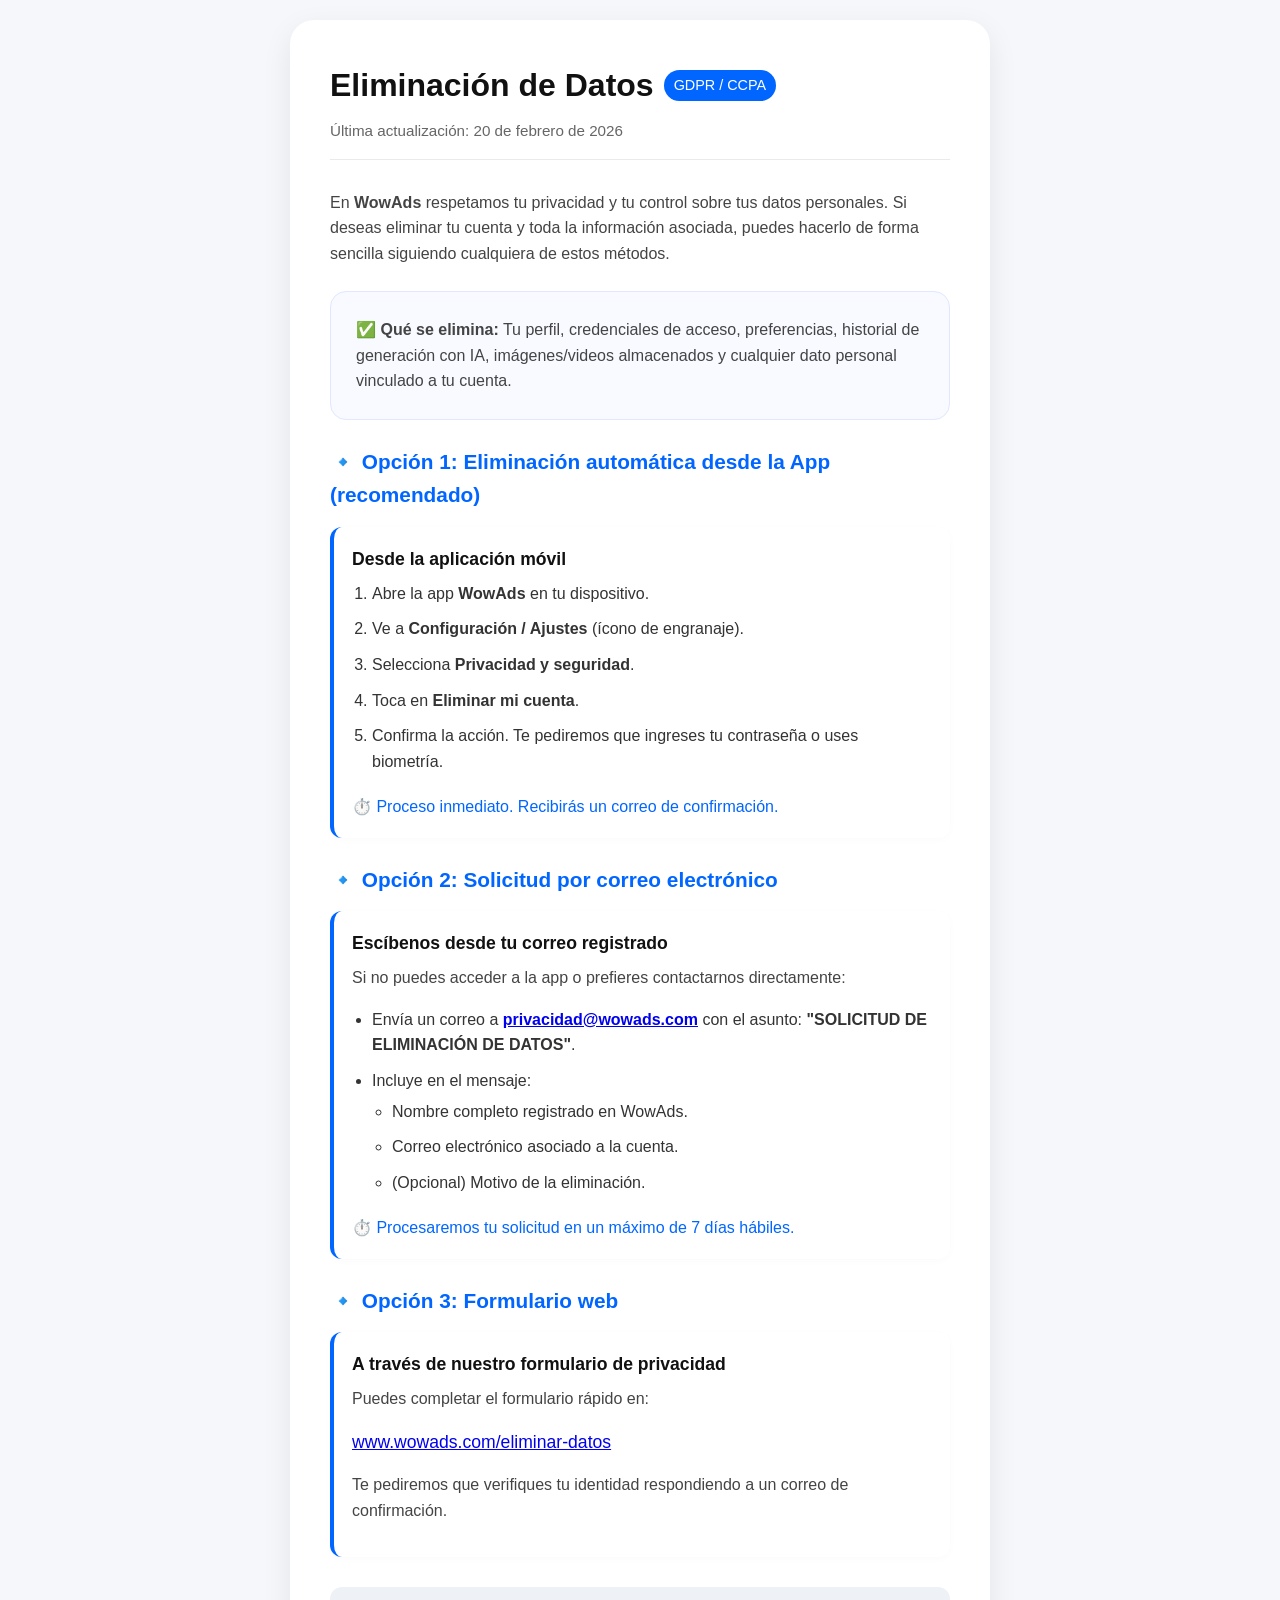
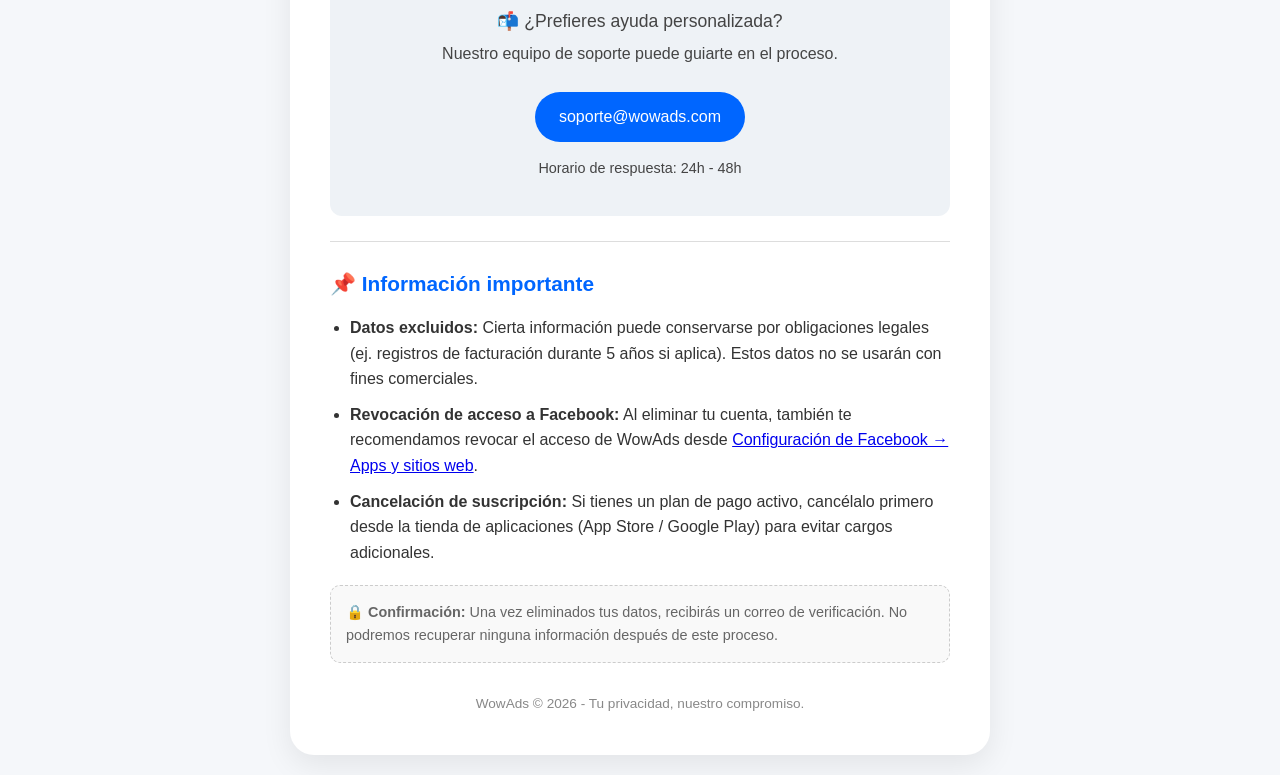
<file: eliminacion-de-datos/index.html>
<!DOCTYPE html>
<html lang="es">
<head>
    <meta charset="UTF-8">
    <meta name="viewport" content="width=device-width, initial-scale=1.0">
    <title>Eliminación de Datos - WowAds</title>
    <style>
        * {
            margin: 0;
            padding: 0;
            box-sizing: border-box;
        }
        body {
            font-family: -apple-system, BlinkMacSystemFont, 'Segoe UI', Roboto, Oxygen, Ubuntu, Cantarell, sans-serif;
            line-height: 1.6;
            color: #333;
            background: #f5f7fa;
            padding: 20px;
        }
        .container {
            max-width: 700px;
            margin: 0 auto;
            background: white;
            padding: 40px;
            border-radius: 24px;
            box-shadow: 0 10px 30px rgba(0,0,0,0.08);
        }
        h1 {
            font-size: 2rem;
            font-weight: 600;
            margin-bottom: 0.5rem;
            color: #111;
            display: flex;
            align-items: center;
            gap: 10px;
        }
        h1 span {
            background: #0066ff;
            color: white;
            font-size: 0.9rem;
            padding: 4px 10px;
            border-radius: 30px;
            font-weight: 400;
        }
        .fecha {
            color: #666;
            margin-bottom: 30px;
            font-size: 0.95rem;
            border-bottom: 1px solid #eaeaea;
            padding-bottom: 15px;
        }
        .pasos {
            background: #f8faff;
            border-radius: 16px;
            padding: 25px;
            margin: 25px 0;
            border: 1px solid #e0e7ff;
        }
        h2 {
            font-size: 1.3rem;
            margin: 25px 0 15px;
            color: #0066ff;
        }
        p {
            margin-bottom: 16px;
            color: #444;
        }
        ul, ol {
            margin-left: 20px;
            margin-bottom: 20px;
        }
        li {
            margin-bottom: 10px;
        }
        .opcion {
            background: white;
            border-radius: 12px;
            padding: 18px;
            margin-bottom: 15px;
            border-left: 4px solid #0066ff;
            box-shadow: 0 2px 8px rgba(0,0,0,0.02);
        }
        .opcion h3 {
            margin-bottom: 8px;
            color: #111;
            font-size: 1.1rem;
        }
        .contacto {
            background: #eef2f6;
            border-radius: 12px;
            padding: 20px;
            text-align: center;
            margin: 30px 0 20px;
        }
        .contacto a {
            background: #0066ff;
            color: white;
            padding: 12px 24px;
            border-radius: 40px;
            text-decoration: none;
            font-weight: 500;
            display: inline-block;
            margin: 10px 0 5px;
            border: none;
            transition: background 0.2s;
        }
        .contacto a:hover {
            background: #0047b3;
            text-decoration: none;
        }
        .nota {
            font-size: 0.9rem;
            color: #666;
            background: #f9f9f9;
            padding: 15px;
            border-radius: 10px;
            margin-top: 20px;
            border: 1px dashed #ccc;
        }
        hr {
            border: none;
            border-top: 1px solid #ddd;
            margin: 25px 0;
        }
        .footer {
            font-size: 0.85rem;
            color: #888;
            text-align: center;
            margin-top: 30px;
        }
    </style>
</head>
<body>
    <div class="container">
        <h1>
            Eliminación de Datos
            <span>GDPR / CCPA</span>
        </h1>
        <div class="fecha">Última actualización: 20 de febrero de 2026</div>

        <p>En <strong>WowAds</strong> respetamos tu privacidad y tu control sobre tus datos personales. Si deseas eliminar tu cuenta y toda la información asociada, puedes hacerlo de forma sencilla siguiendo cualquiera de estos métodos.</p>

        <div class="pasos">
            <p style="margin-bottom: 0;"><strong>✅ Qué se elimina:</strong> Tu perfil, credenciales de acceso, preferencias, historial de generación con IA, imágenes/videos almacenados y cualquier dato personal vinculado a tu cuenta.</p>
        </div>

        <h2>🔹 Opción 1: Eliminación automática desde la App (recomendado)</h2>
        <div class="opcion">
            <h3>Desde la aplicación móvil</h3>
            <ol>
                <li>Abre la app <strong>WowAds</strong> en tu dispositivo.</li>
                <li>Ve a <strong>Configuración / Ajustes</strong> (ícono de engranaje).</li>
                <li>Selecciona <strong>Privacidad y seguridad</strong>.</li>
                <li>Toca en <strong>Eliminar mi cuenta</strong>.</li>
                <li>Confirma la acción. Te pediremos que ingreses tu contraseña o uses biometría.</li>
            </ol>
            <p style="margin-bottom: 0; color: #0066ff;">⏱️ Proceso inmediato. Recibirás un correo de confirmación.</p>
        </div>

        <h2>🔹 Opción 2: Solicitud por correo electrónico</h2>
        <div class="opcion">
            <h3>Escíbenos desde tu correo registrado</h3>
            <p>Si no puedes acceder a la app o prefieres contactarnos directamente:</p>
            <ul>
                <li>Envía un correo a <strong><a href="mailto:privacidad@wowads.com">privacidad@wowads.com</a></strong> con el asunto: <strong>"SOLICITUD DE ELIMINACIÓN DE DATOS"</strong>.</li>
                <li>Incluye en el mensaje:
                    <ul style="margin-top: 5px;">
                        <li>Nombre completo registrado en WowAds.</li>
                        <li>Correo electrónico asociado a la cuenta.</li>
                        <li>(Opcional) Motivo de la eliminación.</li>
                    </ul>
                </li>
            </ul>
            <p style="margin-bottom: 0; color: #0066ff;">⏱️ Procesaremos tu solicitud en un máximo de 7 días hábiles.</p>
        </div>

        <h2>🔹 Opción 3: Formulario web</h2>
        <div class="opcion">
            <h3>A través de nuestro formulario de privacidad</h3>
            <p>Puedes completar el formulario rápido en:</p>
            <p style="font-size: 1.1rem;"><a href="https://www.wowads.com/eliminar-datos" target="_blank">www.wowads.com/eliminar-datos</a></p>
            <p>Te pediremos que verifiques tu identidad respondiendo a un correo de confirmación.</p>
        </div>

        <div class="contacto">
            <p style="font-size: 1.1rem; margin-bottom: 5px;">📬 ¿Prefieres ayuda personalizada?</p>
            <p>Nuestro equipo de soporte puede guiarte en el proceso.</p>
            <a href="mailto:soporte@wowads.com">soporte@wowads.com</a>
            <p style="margin-top: 10px; font-size: 0.9rem;">Horario de respuesta: 24h - 48h</p>
        </div>

        <hr>

        <h2>📌 Información importante</h2>
        <ul>
            <li><strong>Datos excluidos:</strong> Cierta información puede conservarse por obligaciones legales (ej. registros de facturación durante 5 años si aplica). Estos datos no se usarán con fines comerciales.</li>
            <li><strong>Revocación de acceso a Facebook:</strong> Al eliminar tu cuenta, también te recomendamos revocar el acceso de WowAds desde <a href="https://www.facebook.com/settings?tab=applications" target="_blank">Configuración de Facebook → Apps y sitios web</a>.</li>
            <li><strong>Cancelación de suscripción:</strong> Si tienes un plan de pago activo, cancélalo primero desde la tienda de aplicaciones (App Store / Google Play) para evitar cargos adicionales.</li>
        </ul>

        <div class="nota">
            <strong>🔒 Confirmación:</strong> Una vez eliminados tus datos, recibirás un correo de verificación. No podremos recuperar ninguna información después de este proceso.
        </div>

        <div class="footer">
            WowAds © 2026 - Tu privacidad, nuestro compromiso.
        </div>
    </div>
</body>
</html>
</file>
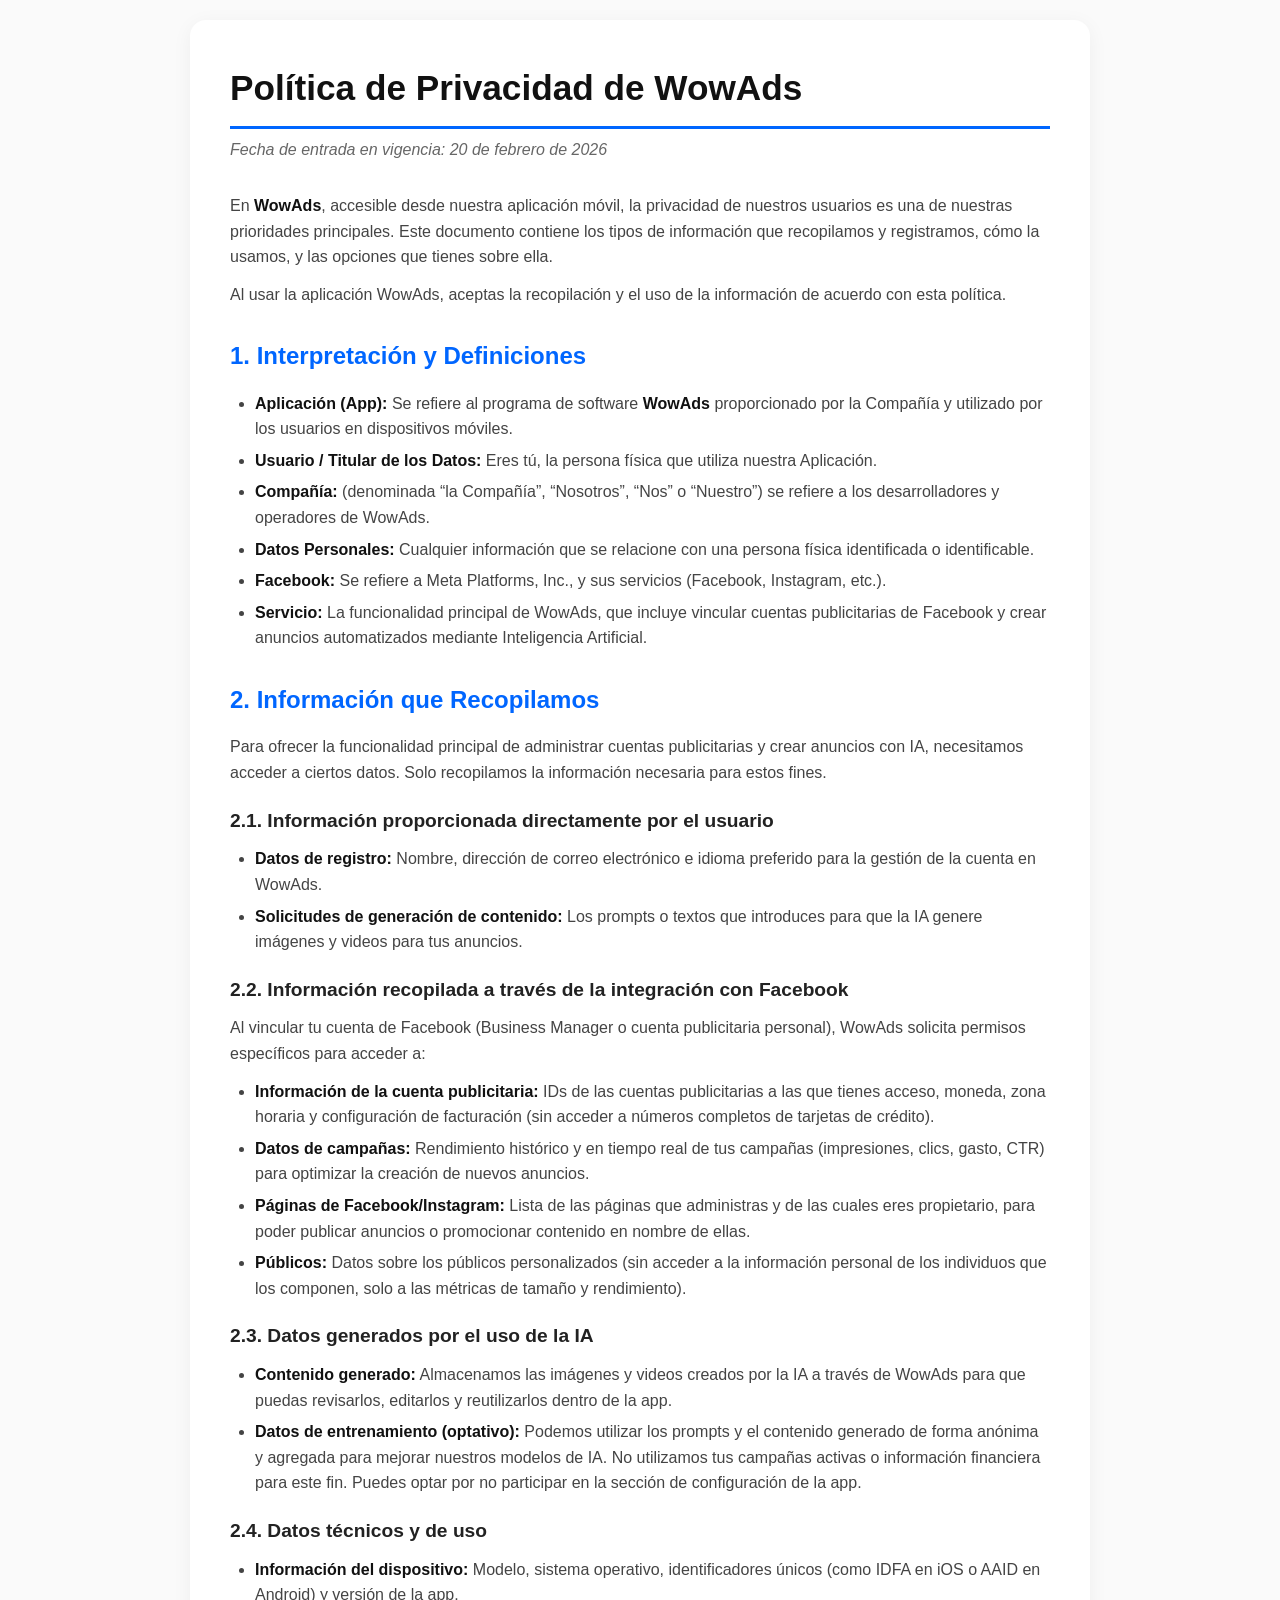
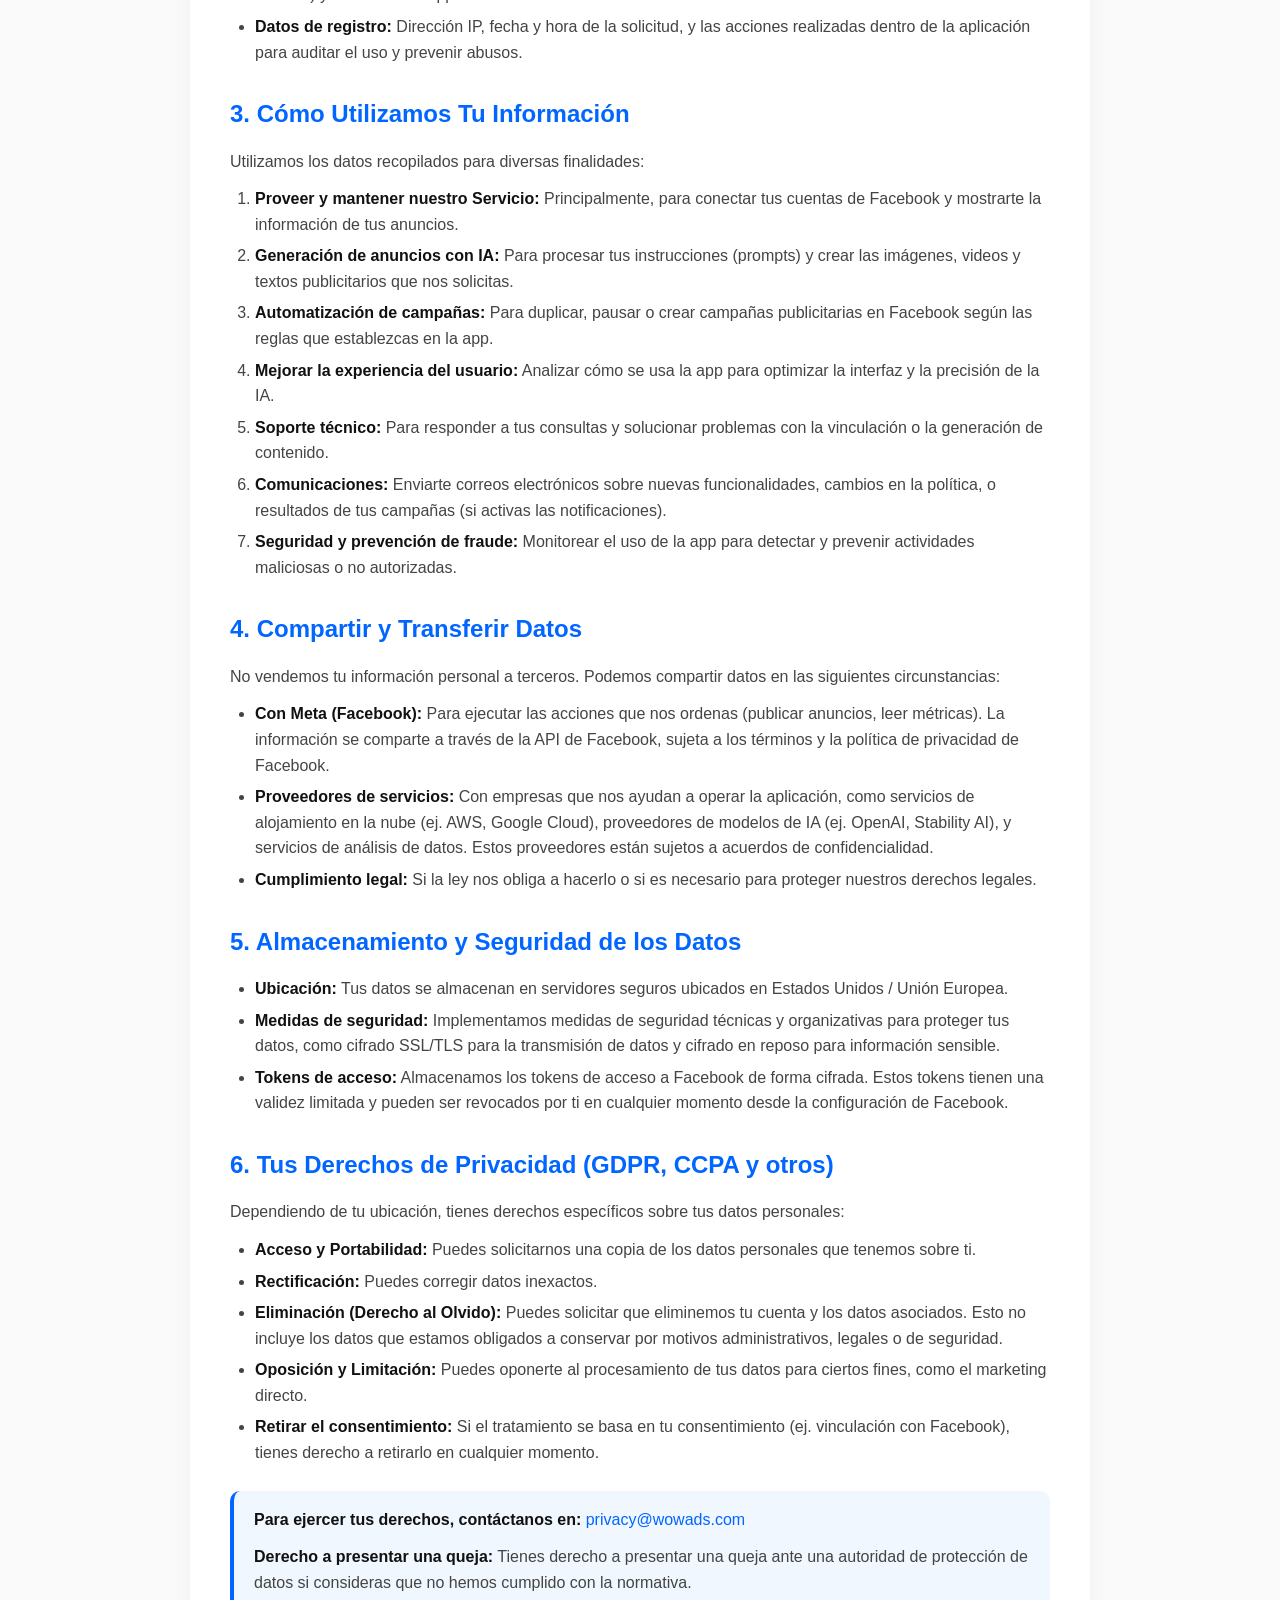
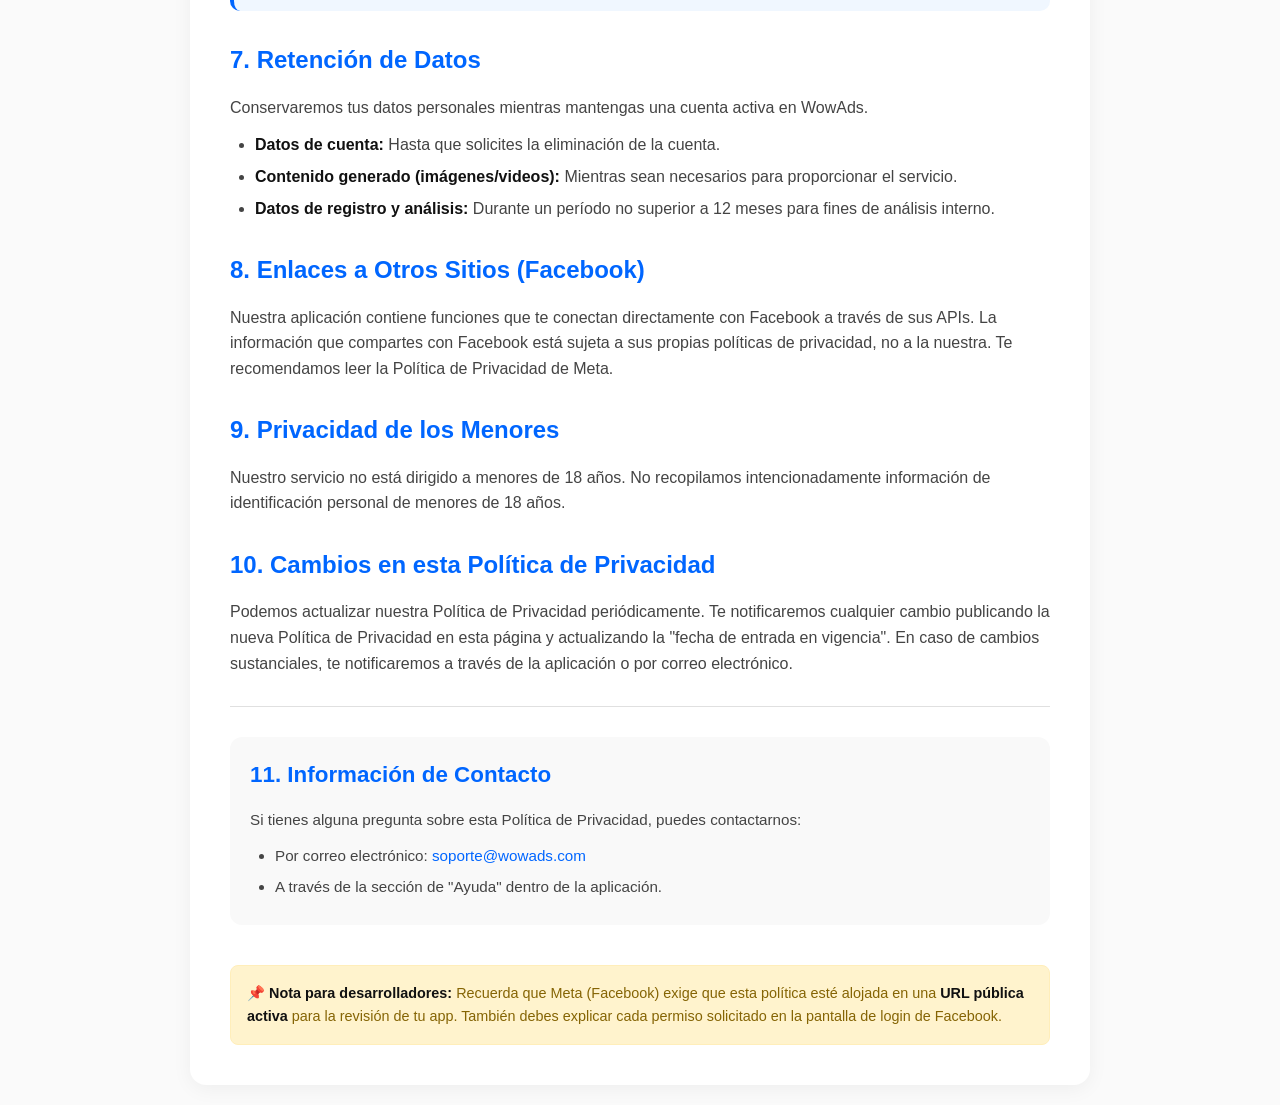
<file: politicas-de-devolucion/index.html>
<!DOCTYPE html>
<html lang="es">
<head>
    <meta charset="UTF-8">
    <meta name="viewport" content="width=device-width, initial-scale=1.0">
    <title>Política de Privacidad - WowAds</title>
    <style>
        * {
            margin: 0;
            padding: 0;
            box-sizing: border-box;
        }
        body {
            font-family: -apple-system, BlinkMacSystemFont, 'Segoe UI', Roboto, Oxygen, Ubuntu, Cantarell, sans-serif;
            line-height: 1.6;
            color: #333;
            background: #fafafa;
            padding: 20px;
        }
        .container {
            max-width: 900px;
            margin: 0 auto;
            background: white;
            padding: 40px;
            border-radius: 16px;
            box-shadow: 0 4px 20px rgba(0,0,0,0.05);
        }
        h1 {
            font-size: 2.2rem;
            font-weight: 600;
            margin-bottom: 0.5rem;
            color: #111;
            border-bottom: 3px solid #0066ff;
            padding-bottom: 10px;
        }
        .fecha {
            color: #666;
            margin-bottom: 30px;
            font-style: italic;
        }
        h2 {
            font-size: 1.5rem;
            margin: 30px 0 15px;
            color: #0066ff;
        }
        h3 {
            font-size: 1.2rem;
            margin: 20px 0 10px;
            color: #222;
        }
        p, li {
            color: #444;
            margin-bottom: 12px;
        }
        ul, ol {
            margin-left: 25px;
            margin-bottom: 20px;
        }
        li {
            margin-bottom: 6px;
        }
        strong {
            color: #111;
        }
        .destacado {
            background: #f0f7ff;
            padding: 16px 20px;
            border-radius: 10px;
            border-left: 4px solid #0066ff;
            margin: 25px 0;
        }
        .destacado p:last-child {
            margin-bottom: 0;
        }
        hr {
            border: none;
            border-top: 1px solid #e0e0e0;
            margin: 30px 0;
        }
        .footer-contacto {
            background: #f9f9f9;
            padding: 20px;
            border-radius: 12px;
            margin-top: 30px;
            font-size: 0.95rem;
        }
        a {
            color: #0066ff;
            text-decoration: none;
            font-weight: 500;
        }
        a:hover {
            text-decoration: underline;
        }
        @media (max-width: 600px) {
            body {
                padding: 10px;
            }
            .container {
                padding: 25px;
            }
            h1 {
                font-size: 1.8rem;
            }
        }
    </style>
</head>
<body>
    <div class="container">
        <h1>Política de Privacidad de WowAds</h1>
        <div class="fecha">Fecha de entrada en vigencia: 20 de febrero de 2026</div>

        <p>En <strong>WowAds</strong>, accesible desde nuestra aplicación móvil, la privacidad de nuestros usuarios es una de nuestras prioridades principales. Este documento contiene los tipos de información que recopilamos y registramos, cómo la usamos, y las opciones que tienes sobre ella.</p>
        <p>Al usar la aplicación WowAds, aceptas la recopilación y el uso de la información de acuerdo con esta política.</p>

        <h2>1. Interpretación y Definiciones</h2>
        <ul>
            <li><strong>Aplicación (App):</strong> Se refiere al programa de software <strong>WowAds</strong> proporcionado por la Compañía y utilizado por los usuarios en dispositivos móviles.</li>
            <li><strong>Usuario / Titular de los Datos:</strong> Eres tú, la persona física que utiliza nuestra Aplicación.</li>
            <li><strong>Compañía:</strong> (denominada “la Compañía”, “Nosotros”, “Nos” o “Nuestro”) se refiere a los desarrolladores y operadores de WowAds.</li>
            <li><strong>Datos Personales:</strong> Cualquier información que se relacione con una persona física identificada o identificable.</li>
            <li><strong>Facebook:</strong> Se refiere a Meta Platforms, Inc., y sus servicios (Facebook, Instagram, etc.).</li>
            <li><strong>Servicio:</strong> La funcionalidad principal de WowAds, que incluye vincular cuentas publicitarias de Facebook y crear anuncios automatizados mediante Inteligencia Artificial.</li>
        </ul>

        <h2>2. Información que Recopilamos</h2>
        <p>Para ofrecer la funcionalidad principal de administrar cuentas publicitarias y crear anuncios con IA, necesitamos acceder a ciertos datos. Solo recopilamos la información necesaria para estos fines.</p>

        <h3>2.1. Información proporcionada directamente por el usuario</h3>
        <ul>
            <li><strong>Datos de registro:</strong> Nombre, dirección de correo electrónico e idioma preferido para la gestión de la cuenta en WowAds.</li>
            <li><strong>Solicitudes de generación de contenido:</strong> Los prompts o textos que introduces para que la IA genere imágenes y videos para tus anuncios.</li>
        </ul>

        <h3>2.2. Información recopilada a través de la integración con Facebook</h3>
        <p>Al vincular tu cuenta de Facebook (Business Manager o cuenta publicitaria personal), WowAds solicita permisos específicos para acceder a:</p>
        <ul>
            <li><strong>Información de la cuenta publicitaria:</strong> IDs de las cuentas publicitarias a las que tienes acceso, moneda, zona horaria y configuración de facturación (sin acceder a números completos de tarjetas de crédito).</li>
            <li><strong>Datos de campañas:</strong> Rendimiento histórico y en tiempo real de tus campañas (impresiones, clics, gasto, CTR) para optimizar la creación de nuevos anuncios.</li>
            <li><strong>Páginas de Facebook/Instagram:</strong> Lista de las páginas que administras y de las cuales eres propietario, para poder publicar anuncios o promocionar contenido en nombre de ellas.</li>
            <li><strong>Públicos:</strong> Datos sobre los públicos personalizados (sin acceder a la información personal de los individuos que los componen, solo a las métricas de tamaño y rendimiento).</li>
        </ul>

        <h3>2.3. Datos generados por el uso de la IA</h3>
        <ul>
            <li><strong>Contenido generado:</strong> Almacenamos las imágenes y videos creados por la IA a través de WowAds para que puedas revisarlos, editarlos y reutilizarlos dentro de la app.</li>
            <li><strong>Datos de entrenamiento (optativo):</strong> Podemos utilizar los prompts y el contenido generado de forma anónima y agregada para mejorar nuestros modelos de IA. No utilizamos tus campañas activas o información financiera para este fin. Puedes optar por no participar en la sección de configuración de la app.</li>
        </ul>

        <h3>2.4. Datos técnicos y de uso</h3>
        <ul>
            <li><strong>Información del dispositivo:</strong> Modelo, sistema operativo, identificadores únicos (como IDFA en iOS o AAID en Android) y versión de la app.</li>
            <li><strong>Datos de registro:</strong> Dirección IP, fecha y hora de la solicitud, y las acciones realizadas dentro de la aplicación para auditar el uso y prevenir abusos.</li>
        </ul>

        <h2>3. Cómo Utilizamos Tu Información</h2>
        <p>Utilizamos los datos recopilados para diversas finalidades:</p>
        <ol>
            <li><strong>Proveer y mantener nuestro Servicio:</strong> Principalmente, para conectar tus cuentas de Facebook y mostrarte la información de tus anuncios.</li>
            <li><strong>Generación de anuncios con IA:</strong> Para procesar tus instrucciones (prompts) y crear las imágenes, videos y textos publicitarios que nos solicitas.</li>
            <li><strong>Automatización de campañas:</strong> Para duplicar, pausar o crear campañas publicitarias en Facebook según las reglas que establezcas en la app.</li>
            <li><strong>Mejorar la experiencia del usuario:</strong> Analizar cómo se usa la app para optimizar la interfaz y la precisión de la IA.</li>
            <li><strong>Soporte técnico:</strong> Para responder a tus consultas y solucionar problemas con la vinculación o la generación de contenido.</li>
            <li><strong>Comunicaciones:</strong> Enviarte correos electrónicos sobre nuevas funcionalidades, cambios en la política, o resultados de tus campañas (si activas las notificaciones).</li>
            <li><strong>Seguridad y prevención de fraude:</strong> Monitorear el uso de la app para detectar y prevenir actividades maliciosas o no autorizadas.</li>
        </ol>

        <h2>4. Compartir y Transferir Datos</h2>
        <p>No vendemos tu información personal a terceros. Podemos compartir datos en las siguientes circunstancias:</p>
        <ul>
            <li><strong>Con Meta (Facebook):</strong> Para ejecutar las acciones que nos ordenas (publicar anuncios, leer métricas). La información se comparte a través de la API de Facebook, sujeta a los términos y la política de privacidad de Facebook.</li>
            <li><strong>Proveedores de servicios:</strong> Con empresas que nos ayudan a operar la aplicación, como servicios de alojamiento en la nube (ej. AWS, Google Cloud), proveedores de modelos de IA (ej. OpenAI, Stability AI), y servicios de análisis de datos. Estos proveedores están sujetos a acuerdos de confidencialidad.</li>
            <li><strong>Cumplimiento legal:</strong> Si la ley nos obliga a hacerlo o si es necesario para proteger nuestros derechos legales.</li>
        </ul>

        <h2>5. Almacenamiento y Seguridad de los Datos</h2>
        <ul>
            <li><strong>Ubicación:</strong> Tus datos se almacenan en servidores seguros ubicados en Estados Unidos / Unión Europea.</li>
            <li><strong>Medidas de seguridad:</strong> Implementamos medidas de seguridad técnicas y organizativas para proteger tus datos, como cifrado SSL/TLS para la transmisión de datos y cifrado en reposo para información sensible.</li>
            <li><strong>Tokens de acceso:</strong> Almacenamos los tokens de acceso a Facebook de forma cifrada. Estos tokens tienen una validez limitada y pueden ser revocados por ti en cualquier momento desde la configuración de Facebook.</li>
        </ul>

        <h2>6. Tus Derechos de Privacidad (GDPR, CCPA y otros)</h2>
        <p>Dependiendo de tu ubicación, tienes derechos específicos sobre tus datos personales:</p>
        <ul>
            <li><strong>Acceso y Portabilidad:</strong> Puedes solicitarnos una copia de los datos personales que tenemos sobre ti.</li>
            <li><strong>Rectificación:</strong> Puedes corregir datos inexactos.</li>
            <li><strong>Eliminación (Derecho al Olvido):</strong> Puedes solicitar que eliminemos tu cuenta y los datos asociados. Esto no incluye los datos que estamos obligados a conservar por motivos administrativos, legales o de seguridad.</li>
            <li><strong>Oposición y Limitación:</strong> Puedes oponerte al procesamiento de tus datos para ciertos fines, como el marketing directo.</li>
            <li><strong>Retirar el consentimiento:</strong> Si el tratamiento se basa en tu consentimiento (ej. vinculación con Facebook), tienes derecho a retirarlo en cualquier momento.</li>
        </ul>

        <div class="destacado">
            <p><strong>Para ejercer tus derechos, contáctanos en:</strong> <a href="mailto:privacy@wowads.com">privacy@wowads.com</a></p>
            <p><strong>Derecho a presentar una queja:</strong> Tienes derecho a presentar una queja ante una autoridad de protección de datos si consideras que no hemos cumplido con la normativa.</p>
        </div>

        <h2>7. Retención de Datos</h2>
        <p>Conservaremos tus datos personales mientras mantengas una cuenta activa en WowAds.</p>
        <ul>
            <li><strong>Datos de cuenta:</strong> Hasta que solicites la eliminación de la cuenta.</li>
            <li><strong>Contenido generado (imágenes/videos):</strong> Mientras sean necesarios para proporcionar el servicio.</li>
            <li><strong>Datos de registro y análisis:</strong> Durante un período no superior a 12 meses para fines de análisis interno.</li>
        </ul>

        <h2>8. Enlaces a Otros Sitios (Facebook)</h2>
        <p>Nuestra aplicación contiene funciones que te conectan directamente con Facebook a través de sus APIs. La información que compartes con Facebook está sujeta a sus propias políticas de privacidad, no a la nuestra. Te recomendamos leer la Política de Privacidad de Meta.</p>

        <h2>9. Privacidad de los Menores</h2>
        <p>Nuestro servicio no está dirigido a menores de 18 años. No recopilamos intencionadamente información de identificación personal de menores de 18 años.</p>

        <h2>10. Cambios en esta Política de Privacidad</h2>
        <p>Podemos actualizar nuestra Política de Privacidad periódicamente. Te notificaremos cualquier cambio publicando la nueva Política de Privacidad en esta página y actualizando la "fecha de entrada en vigencia". En caso de cambios sustanciales, te notificaremos a través de la aplicación o por correo electrónico.</p>

        <hr>

        <div class="footer-contacto">
            <h2 style="margin-top: 0; font-size: 1.4rem;">11. Información de Contacto</h2>
            <p>Si tienes alguna pregunta sobre esta Política de Privacidad, puedes contactarnos:</p>
            <ul style="margin-bottom: 0;">
                <li>Por correo electrónico: <a href="mailto:soporte@wowads.com">soporte@wowads.com</a></li>
                <li>A través de la sección de "Ayuda" dentro de la aplicación.</li>
            </ul>
        </div>

        <!-- Recomendación adicional (solo visible para desarrolladores, puedes eliminarlo si quieres) -->
        <div style="margin-top: 40px; padding: 16px; background: #fff3cd; border-radius: 8px; font-size: 0.9rem; color: #856404; border: 1px solid #ffeeba;">
            <strong>📌 Nota para desarrolladores:</strong> Recuerda que Meta (Facebook) exige que esta política esté alojada en una <strong>URL pública activa</strong> para la revisión de tu app. También debes explicar cada permiso solicitado en la pantalla de login de Facebook.
        </div>
    </div>
</body>
</html>
</file>
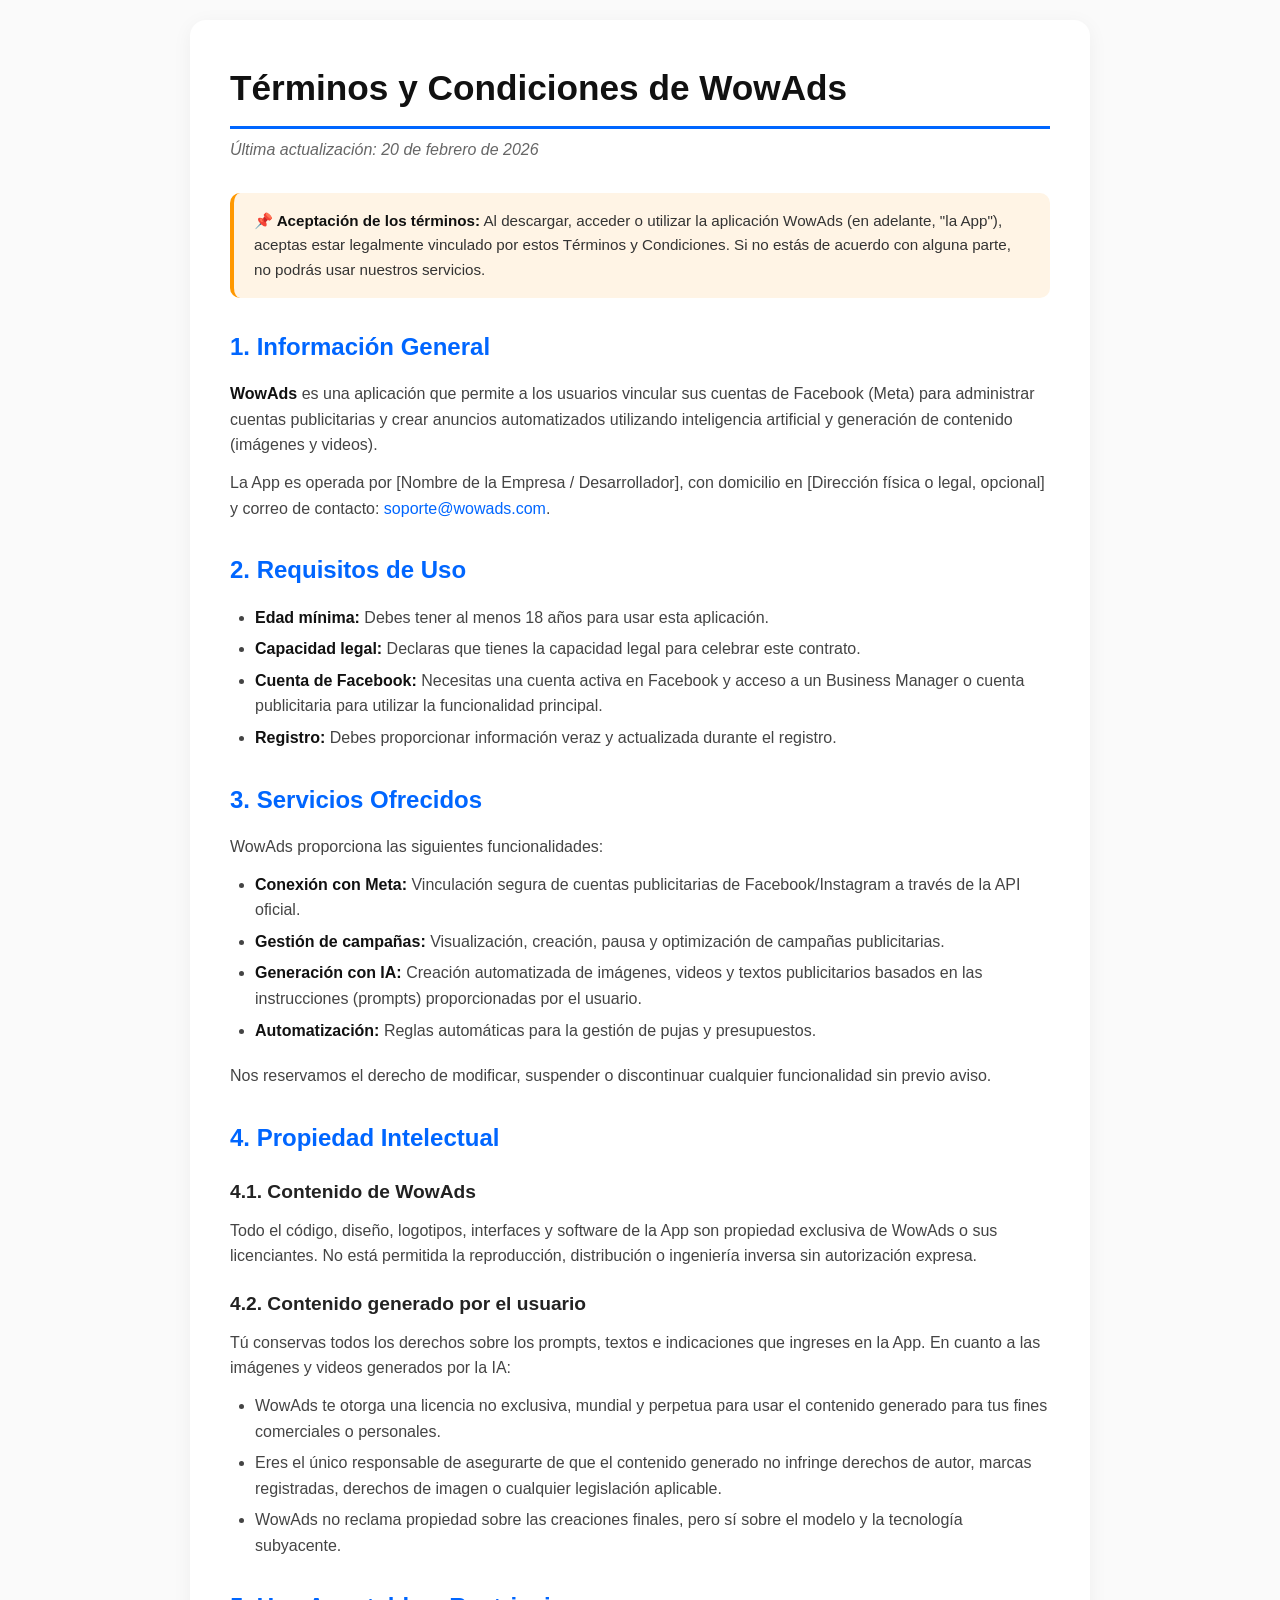
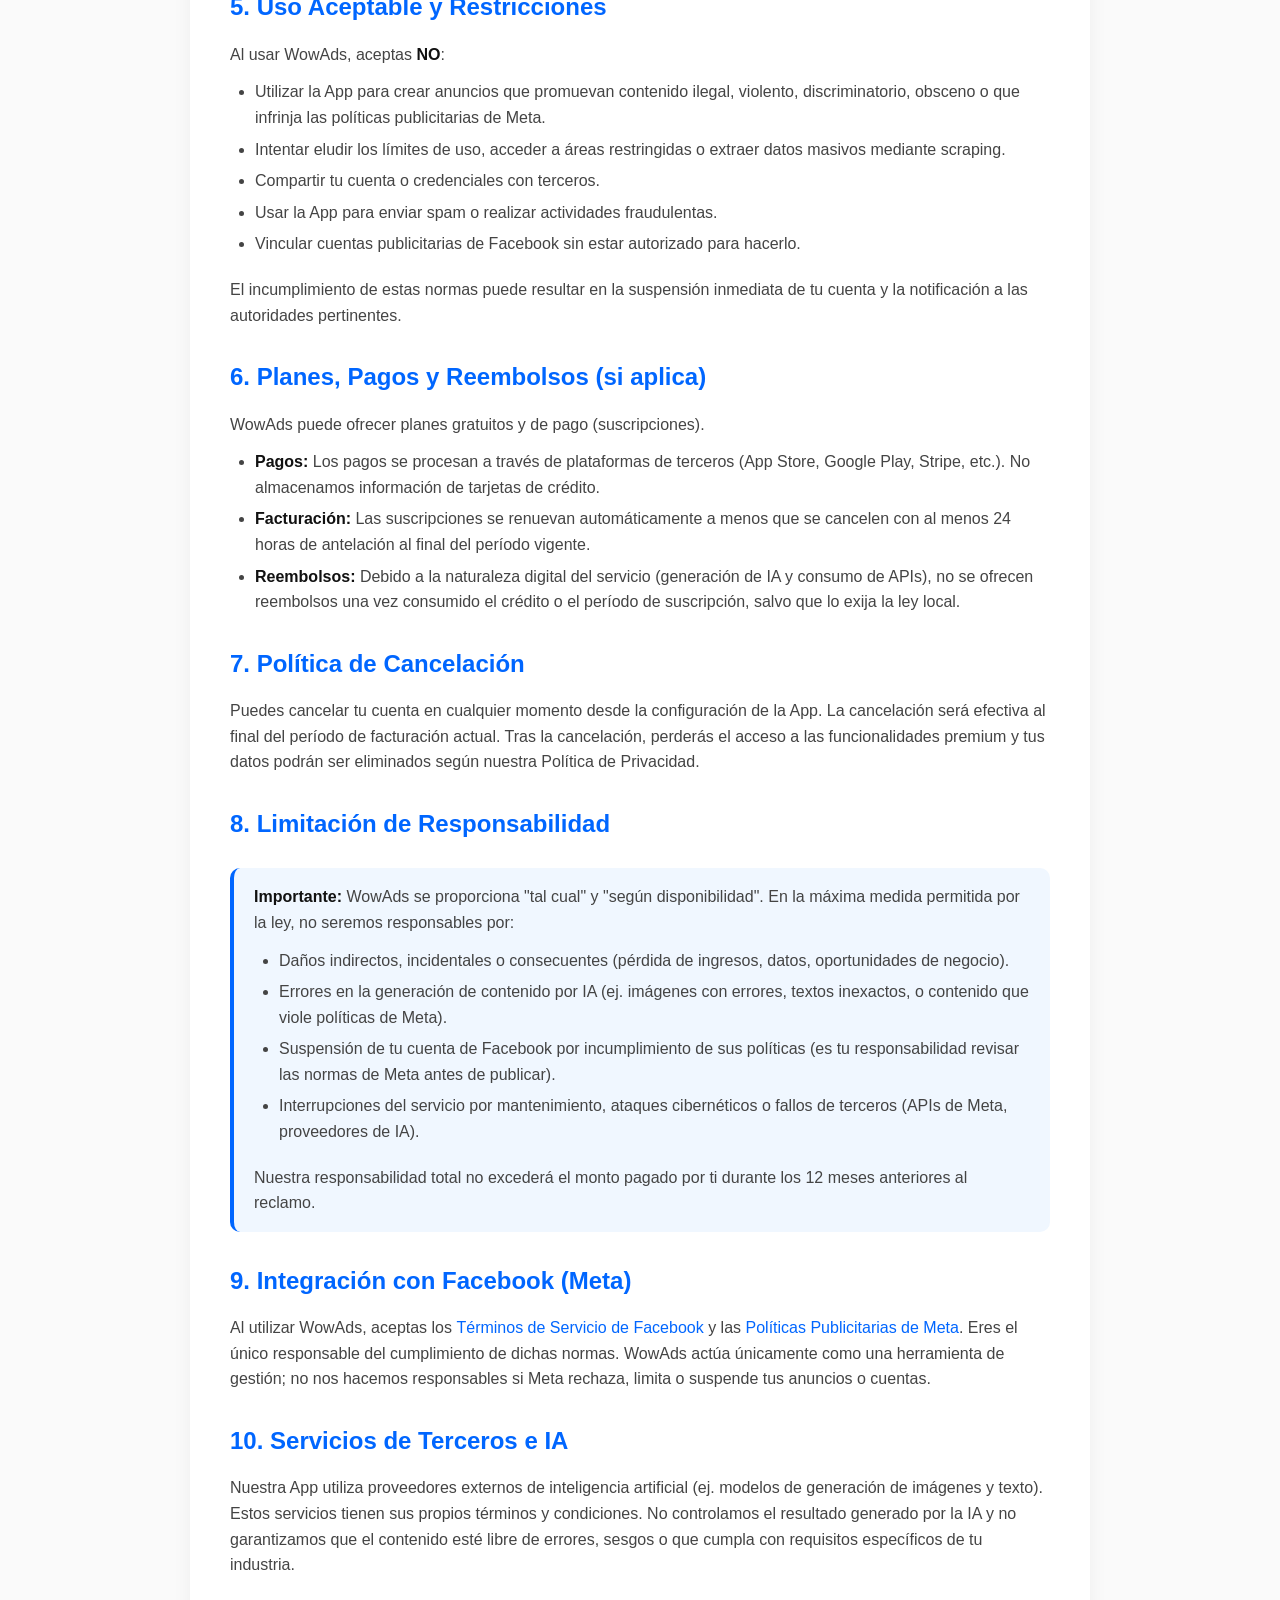
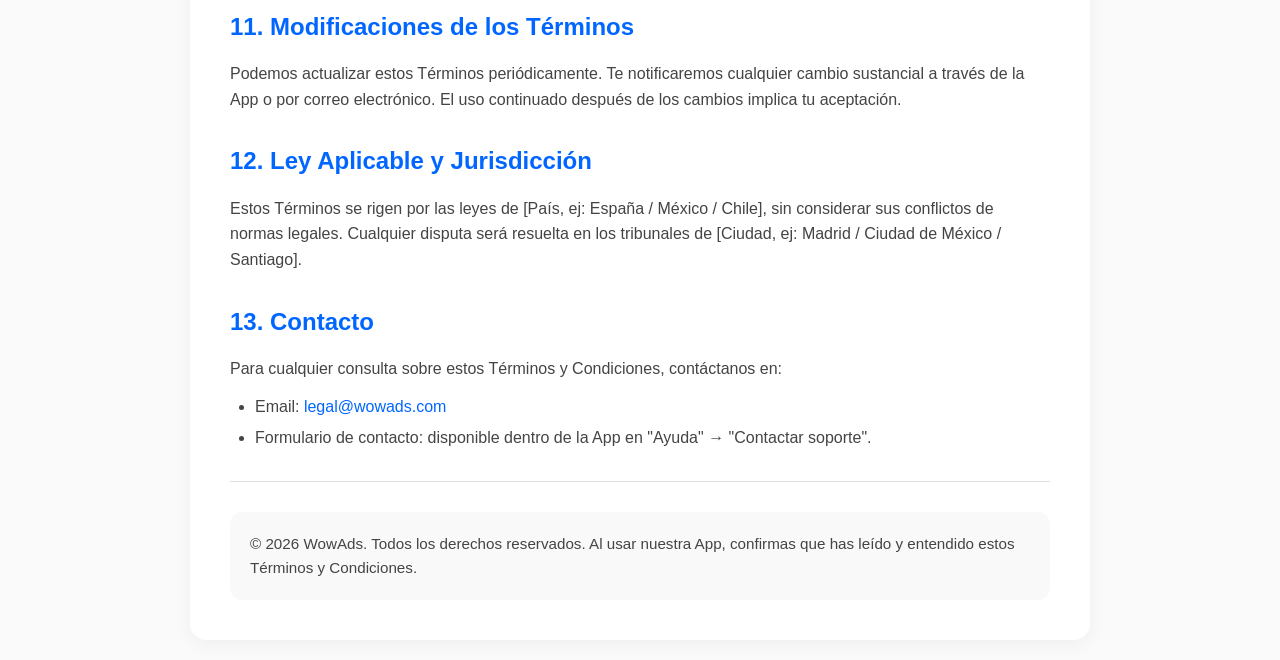
<file: terminos-y-condiciones/index.html>
<!DOCTYPE html>
<html lang="es">
<head>
    <meta charset="UTF-8">
    <meta name="viewport" content="width=device-width, initial-scale=1.0">
    <title>Términos y Condiciones - WowAds</title>
    <style>
        * {
            margin: 0;
            padding: 0;
            box-sizing: border-box;
        }
        body {
            font-family: -apple-system, BlinkMacSystemFont, 'Segoe UI', Roboto, Oxygen, Ubuntu, Cantarell, sans-serif;
            line-height: 1.6;
            color: #333;
            background: #fafafa;
            padding: 20px;
        }
        .container {
            max-width: 900px;
            margin: 0 auto;
            background: white;
            padding: 40px;
            border-radius: 16px;
            box-shadow: 0 4px 20px rgba(0,0,0,0.05);
        }
        h1 {
            font-size: 2.2rem;
            font-weight: 600;
            margin-bottom: 0.5rem;
            color: #111;
            border-bottom: 3px solid #0066ff;
            padding-bottom: 10px;
        }
        .fecha {
            color: #666;
            margin-bottom: 30px;
            font-style: italic;
        }
        h2 {
            font-size: 1.5rem;
            margin: 30px 0 15px;
            color: #0066ff;
        }
        h3 {
            font-size: 1.2rem;
            margin: 20px 0 10px;
            color: #222;
        }
        p, li {
            color: #444;
            margin-bottom: 12px;
        }
        ul, ol {
            margin-left: 25px;
            margin-bottom: 20px;
        }
        li {
            margin-bottom: 6px;
        }
        strong {
            color: #111;
        }
        .destacado {
            background: #f0f7ff;
            padding: 16px 20px;
            border-radius: 10px;
            border-left: 4px solid #0066ff;
            margin: 25px 0;
        }
        .destacado p:last-child {
            margin-bottom: 0;
        }
        .aviso-legal {
            background: #fff4e5;
            padding: 16px 20px;
            border-radius: 10px;
            border-left: 4px solid #ff9800;
            margin: 25px 0;
            font-size: 0.95rem;
        }
        hr {
            border: none;
            border-top: 1px solid #e0e0e0;
            margin: 30px 0;
        }
        .footer-contacto {
            background: #f9f9f9;
            padding: 20px;
            border-radius: 12px;
            margin-top: 30px;
            font-size: 0.95rem;
        }
        a {
            color: #0066ff;
            text-decoration: none;
            font-weight: 500;
        }
        a:hover {
            text-decoration: underline;
        }
        table {
            width: 100%;
            border-collapse: collapse;
            margin: 20px 0;
        }
        th, td {
            border: 1px solid #ddd;
            padding: 12px;
            text-align: left;
        }
        th {
            background-color: #f2f2f2;
        }
        @media (max-width: 600px) {
            body {
                padding: 10px;
            }
            .container {
                padding: 25px;
            }
            h1 {
                font-size: 1.8rem;
            }
        }
    </style>
</head>
<body>
    <div class="container">
        <h1>Términos y Condiciones de WowAds</h1>
        <div class="fecha">Última actualización: 20 de febrero de 2026</div>

        <div class="aviso-legal">
            <strong>📌 Aceptación de los términos:</strong> Al descargar, acceder o utilizar la aplicación WowAds (en adelante, "la App"), aceptas estar legalmente vinculado por estos Términos y Condiciones. Si no estás de acuerdo con alguna parte, no podrás usar nuestros servicios.
        </div>

        <h2>1. Información General</h2>
        <p><strong>WowAds</strong> es una aplicación que permite a los usuarios vincular sus cuentas de Facebook (Meta) para administrar cuentas publicitarias y crear anuncios automatizados utilizando inteligencia artificial y generación de contenido (imágenes y videos).</p>
        <p>La App es operada por [Nombre de la Empresa / Desarrollador], con domicilio en [Dirección física o legal, opcional] y correo de contacto: <a href="mailto:soporte@wowads.com">soporte@wowads.com</a>.</p>

        <h2>2. Requisitos de Uso</h2>
        <ul>
            <li><strong>Edad mínima:</strong> Debes tener al menos 18 años para usar esta aplicación.</li>
            <li><strong>Capacidad legal:</strong> Declaras que tienes la capacidad legal para celebrar este contrato.</li>
            <li><strong>Cuenta de Facebook:</strong> Necesitas una cuenta activa en Facebook y acceso a un Business Manager o cuenta publicitaria para utilizar la funcionalidad principal.</li>
            <li><strong>Registro:</strong> Debes proporcionar información veraz y actualizada durante el registro.</li>
        </ul>

        <h2>3. Servicios Ofrecidos</h2>
        <p>WowAds proporciona las siguientes funcionalidades:</p>
        <ul>
            <li><strong>Conexión con Meta:</strong> Vinculación segura de cuentas publicitarias de Facebook/Instagram a través de la API oficial.</li>
            <li><strong>Gestión de campañas:</strong> Visualización, creación, pausa y optimización de campañas publicitarias.</li>
            <li><strong>Generación con IA:</strong> Creación automatizada de imágenes, videos y textos publicitarios basados en las instrucciones (prompts) proporcionadas por el usuario.</li>
            <li><strong>Automatización:</strong> Reglas automáticas para la gestión de pujas y presupuestos.</li>
        </ul>
        <p>Nos reservamos el derecho de modificar, suspender o discontinuar cualquier funcionalidad sin previo aviso.</p>

        <h2>4. Propiedad Intelectual</h2>
        <h3>4.1. Contenido de WowAds</h3>
        <p>Todo el código, diseño, logotipos, interfaces y software de la App son propiedad exclusiva de WowAds o sus licenciantes. No está permitida la reproducción, distribución o ingeniería inversa sin autorización expresa.</p>

        <h3>4.2. Contenido generado por el usuario</h3>
        <p>Tú conservas todos los derechos sobre los prompts, textos e indicaciones que ingreses en la App. En cuanto a las imágenes y videos generados por la IA:</p>
        <ul>
            <li>WowAds te otorga una licencia no exclusiva, mundial y perpetua para usar el contenido generado para tus fines comerciales o personales.</li>
            <li>Eres el único responsable de asegurarte de que el contenido generado no infringe derechos de autor, marcas registradas, derechos de imagen o cualquier legislación aplicable.</li>
            <li>WowAds no reclama propiedad sobre las creaciones finales, pero sí sobre el modelo y la tecnología subyacente.</li>
        </ul>

        <h2>5. Uso Aceptable y Restricciones</h2>
        <p>Al usar WowAds, aceptas <strong>NO</strong>:</p>
        <ul>
            <li>Utilizar la App para crear anuncios que promuevan contenido ilegal, violento, discriminatorio, obsceno o que infrinja las políticas publicitarias de Meta.</li>
            <li>Intentar eludir los límites de uso, acceder a áreas restringidas o extraer datos masivos mediante scraping.</li>
            <li>Compartir tu cuenta o credenciales con terceros.</li>
            <li>Usar la App para enviar spam o realizar actividades fraudulentas.</li>
            <li>Vincular cuentas publicitarias de Facebook sin estar autorizado para hacerlo.</li>
        </ul>
        <p>El incumplimiento de estas normas puede resultar en la suspensión inmediata de tu cuenta y la notificación a las autoridades pertinentes.</p>

        <h2>6. Planes, Pagos y Reembolsos (si aplica)</h2>
        <p>WowAds puede ofrecer planes gratuitos y de pago (suscripciones).</p>
        <ul>
            <li><strong>Pagos:</strong> Los pagos se procesan a través de plataformas de terceros (App Store, Google Play, Stripe, etc.). No almacenamos información de tarjetas de crédito.</li>
            <li><strong>Facturación:</strong> Las suscripciones se renuevan automáticamente a menos que se cancelen con al menos 24 horas de antelación al final del período vigente.</li>
            <li><strong>Reembolsos:</strong> Debido a la naturaleza digital del servicio (generación de IA y consumo de APIs), no se ofrecen reembolsos una vez consumido el crédito o el período de suscripción, salvo que lo exija la ley local.</li>
        </ul>

        <h2>7. Política de Cancelación</h2>
        <p>Puedes cancelar tu cuenta en cualquier momento desde la configuración de la App. La cancelación será efectiva al final del período de facturación actual. Tras la cancelación, perderás el acceso a las funcionalidades premium y tus datos podrán ser eliminados según nuestra Política de Privacidad.</p>

        <h2>8. Limitación de Responsabilidad</h2>
        <div class="destacado">
            <p><strong>Importante:</strong> WowAds se proporciona "tal cual" y "según disponibilidad". En la máxima medida permitida por la ley, no seremos responsables por:</p>
            <ul>
                <li>Daños indirectos, incidentales o consecuentes (pérdida de ingresos, datos, oportunidades de negocio).</li>
                <li>Errores en la generación de contenido por IA (ej. imágenes con errores, textos inexactos, o contenido que viole políticas de Meta).</li>
                <li>Suspensión de tu cuenta de Facebook por incumplimiento de sus políticas (es tu responsabilidad revisar las normas de Meta antes de publicar).</li>
                <li>Interrupciones del servicio por mantenimiento, ataques cibernéticos o fallos de terceros (APIs de Meta, proveedores de IA).</li>
            </ul>
            <p>Nuestra responsabilidad total no excederá el monto pagado por ti durante los 12 meses anteriores al reclamo.</p>
        </div>

        <h2>9. Integración con Facebook (Meta)</h2>
        <p>Al utilizar WowAds, aceptas los <a href="https://www.facebook.com/terms" target="_blank">Términos de Servicio de Facebook</a> y las <a href="https://www.facebook.com/policies/ads" target="_blank">Políticas Publicitarias de Meta</a>. Eres el único responsable del cumplimiento de dichas normas. WowAds actúa únicamente como una herramienta de gestión; no nos hacemos responsables si Meta rechaza, limita o suspende tus anuncios o cuentas.</p>

        <h2>10. Servicios de Terceros e IA</h2>
        <p>Nuestra App utiliza proveedores externos de inteligencia artificial (ej. modelos de generación de imágenes y texto). Estos servicios tienen sus propios términos y condiciones. No controlamos el resultado generado por la IA y no garantizamos que el contenido esté libre de errores, sesgos o que cumpla con requisitos específicos de tu industria.</p>

        <h2>11. Modificaciones de los Términos</h2>
        <p>Podemos actualizar estos Términos periódicamente. Te notificaremos cualquier cambio sustancial a través de la App o por correo electrónico. El uso continuado después de los cambios implica tu aceptación.</p>

        <h2>12. Ley Aplicable y Jurisdicción</h2>
        <p>Estos Términos se rigen por las leyes de [País, ej: España / México / Chile], sin considerar sus conflictos de normas legales. Cualquier disputa será resuelta en los tribunales de [Ciudad, ej: Madrid / Ciudad de México / Santiago].</p>

        <h2>13. Contacto</h2>
        <p>Para cualquier consulta sobre estos Términos y Condiciones, contáctanos en:</p>
        <ul>
            <li>Email: <a href="mailto:legal@wowads.com">legal@wowads.com</a></li>
            <li>Formulario de contacto: disponible dentro de la App en "Ayuda" → "Contactar soporte".</li>
        </ul>

        <hr>

        <div class="footer-contacto">
            <p style="margin-bottom: 0;">© 2026 WowAds. Todos los derechos reservados. Al usar nuestra App, confirmas que has leído y entendido estos Términos y Condiciones.</p>
        </div>

        <!-- Nota para desarrolladores (opcional, puedes eliminarla) -->
        
    </div>
</body>
</html>
</file>
